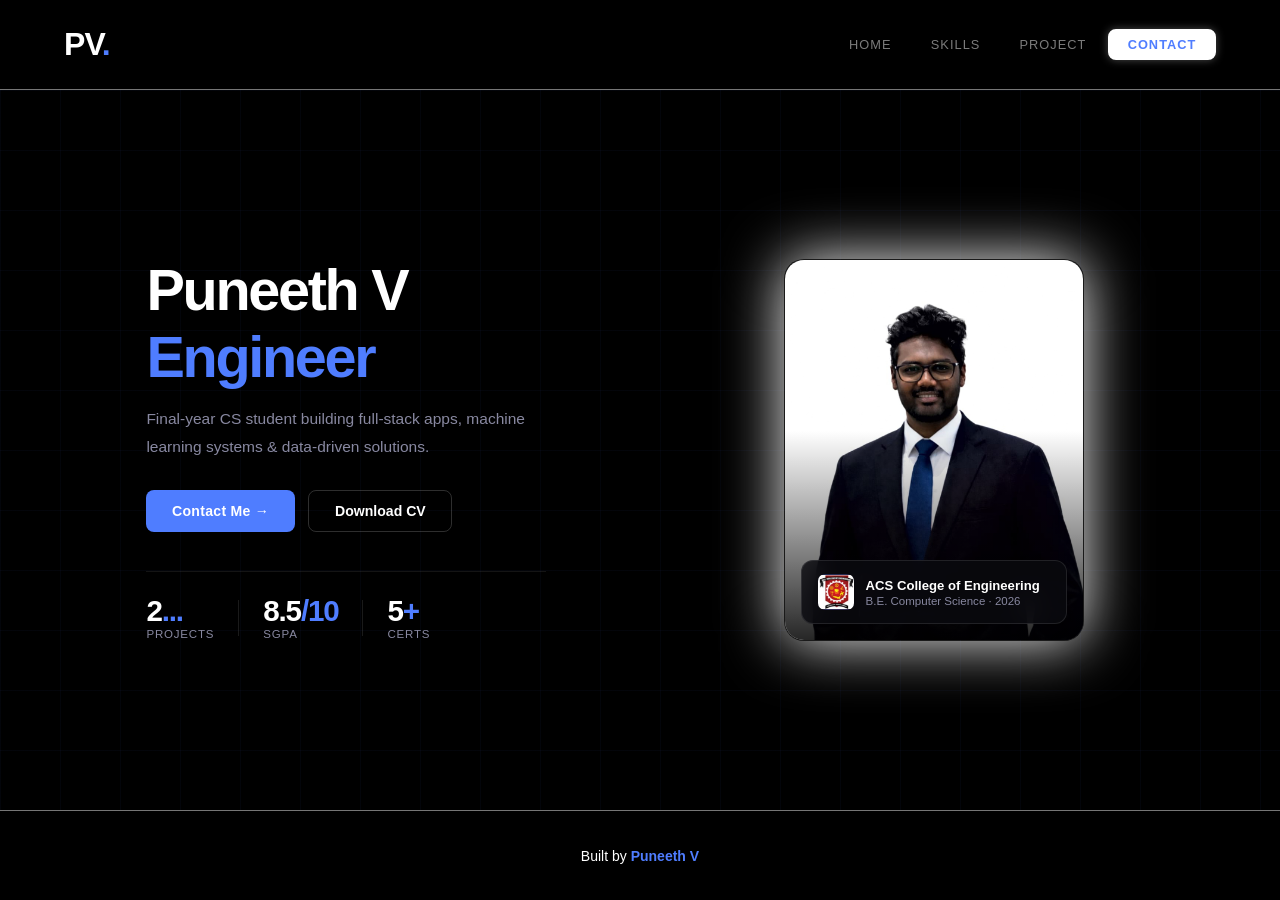
<file: index.html>
<!doctype html>
<html lang="en">
  <head>
    <meta charset="UTF-8" />
    <meta name="viewport" content="width=device-width, initial-scale=1.0" />
    <title>Puneeth V — Portfolio</title>
    <link rel="stylesheet" href="./style.css" />
  </head>
  <body>

    <nav>
      <h1 class="nav-logo">PV<span>.</span></h1>
      <ul class="nav-links">
        <li><a href="./index.html">HOME</a></li>
        <li><a href="./skills.html">SKILLS</a></li>
        <li><a href="./project.html">PROJECT</a></li>
        <li><a href="./contact.html" class="cont">CONTACT</a></li>
      </ul>
    </nav>

    <div class="content">

      <div class="title">

        <h1>Puneeth V</h1>
        <h1 class="gradient-text" style="color: #4f7dff;">Engineer</h1>
        <!-- <h1 class="gradient-text" style="color: #4f7dff;">AI Enthusiast.</h1> -->
        <p class="subtitle">
          Final-year CS student building full-stack apps,
          machine learning systems &amp; data-driven solutions.
        </p>
        <div class="home-btns">
          <button class="btn-primary" ><a href="./contact.html" style="text-decoration: none; color: white;">Contact Me &#x2192;</a></button>
          <a href="./resume/PuneethV_Resume_.pdf" download="" class="download">Download CV</a>
        </div>
        <div class="stats">
          <div class="stat">
            <span class="stat-num">2<span class="accent">...</span></span>
            <span class="stat-label">Projects</span>
          </div>
          <div class="stat-divider"></div>
          <div class="stat">
            <span class="stat-num">8.5<span class="accent">/10</span></span>
            <span class="stat-label">SGPA</span>
          </div>
          <div class="stat-divider"></div>
          <div class="stat">
            <span class="stat-num">5<span class="accent">+</span></span>
            <span class="stat-label">Certs</span>
          </div>
        </div>
      </div>
      <div class="profile_pic">
        <div class="photo-card">
          <img src="./image/Professional_Phot_page-0001.jpg " alt="Puneeth V" />
          <div class="clg">
            <div class="clg-icon"><img src="./image/acs-logo.jpeg" alt=""></div>
            <div class="clg-text">
              <strong>ACS College of Engineering</strong>
              <span>B.E. Computer Science &middot; 2026</span>
            </div>
          </div>
        </div>
      </div>
    </div>
    <footer>
      <p>Built by <span>Puneeth V</span></p>
    </footer>

  </body>
</html>
</file>
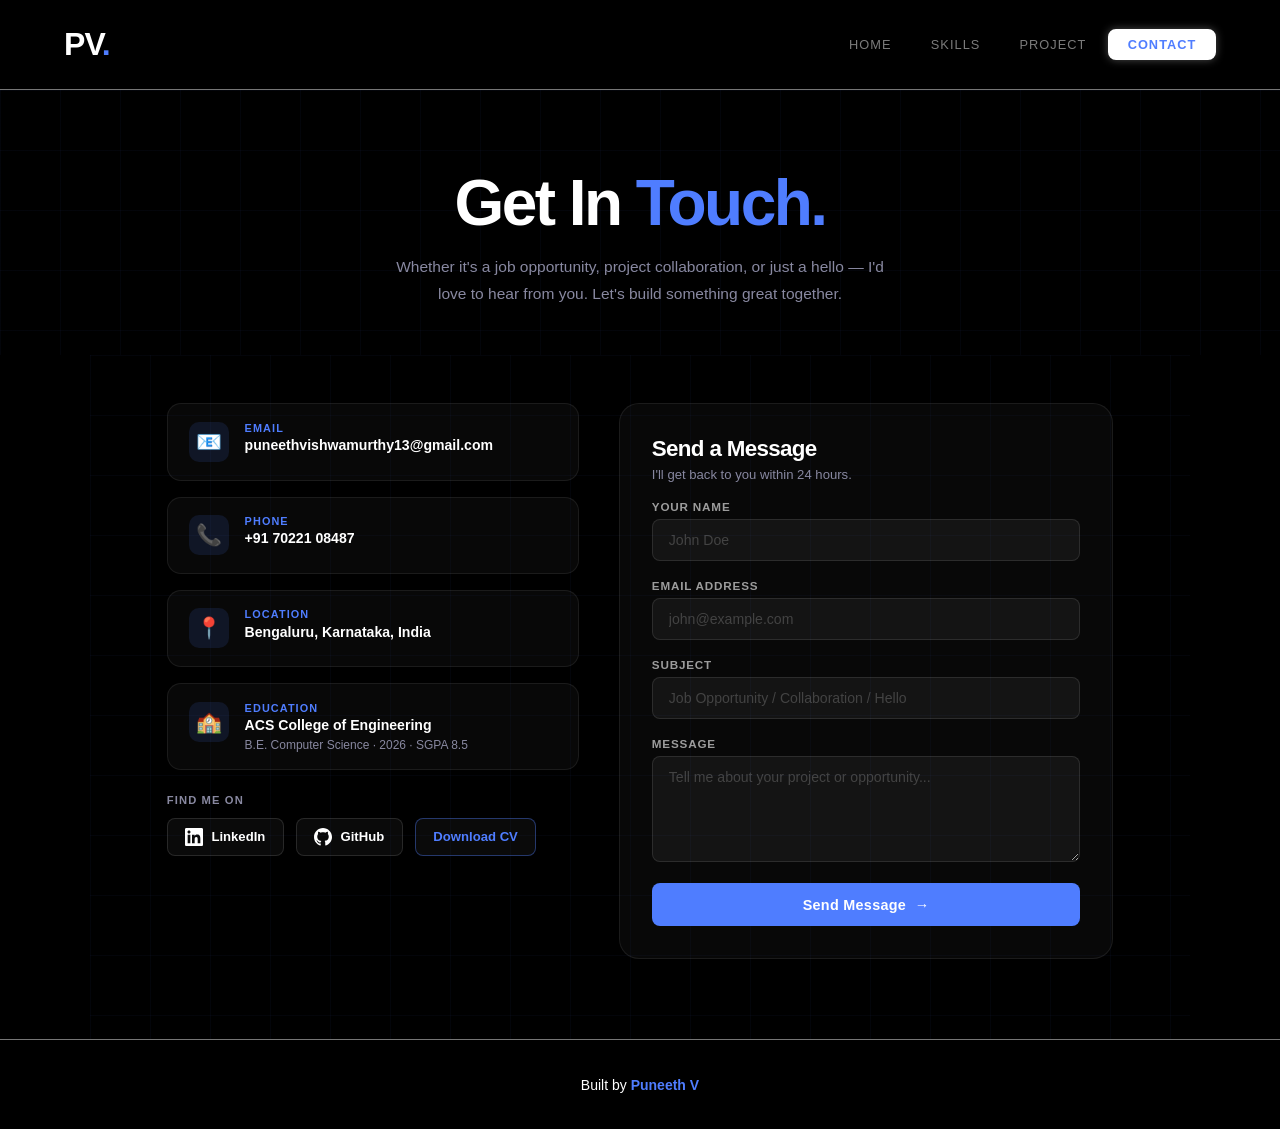
<file: contact.html>
<!DOCTYPE html>
<html lang="en">
<head>
  <meta charset="UTF-8" />
  <meta name="viewport" content="width=device-width, initial-scale=1.0" />
  <title>Contact — Puneeth V</title>
  <link rel="stylesheet" href="./contact.css" />
</head>
<body>

  <nav>
    <h1 class="nav-logo">PV<span>.</span></h1>
    <ul class="nav-links">
      <li><a href="./index.html">HOME</a></li>
      <li><a href="./skills.html">SKILLS</a></li>
      <li><a href="./project.html">PROJECT</a></li>
      <li><a href="./contact.html" class="cont">CONTACT</a></li>
    </ul>
  </nav>

  <div class="contact-hero">
    <h1>Get In <span class="gradient-text">Touch.</span></h1>
    <p class="subtitle">
      Whether it's a job opportunity, project collaboration, or just a hello —
      I'd love to hear from you. Let's build something great together.
    </p>
  </div>

  <div class="contact-wrapper">

    <!-- Left: Info Cards -->
    <div class="contact-info">

      <div class="info-card">
        <div class="info-icon">&#128231;</div>
        <div class="info-body">
          <span class="info-label">EMAIL</span>
          <a href="mailto:puneethvishwamurthy13@gmail.com" class="info-value">puneethvishwamurthy13@gmail.com</a>
        </div>
      </div>

      <div class="info-card">
        <div class="info-icon">&#128222;</div>
        <div class="info-body">
          <span class="info-label">PHONE</span>
          <a href="tel:+917022108487" class="info-value">+91 70221 08487</a>
        </div>
      </div>

      <div class="info-card">
        <div class="info-icon">&#128205;</div>
        <div class="info-body">
          <span class="info-label">LOCATION</span>
          <span class="info-value">Bengaluru, Karnataka, India</span>
        </div>
      </div>

      <div class="info-card">
        <div class="info-icon">&#127979;</div>
        <div class="info-body">
          <span class="info-label">EDUCATION</span>
          <span class="info-value">ACS College of Engineering</span>
          <span class="info-sub">B.E. Computer Science &middot; 2026 &middot; SGPA 8.5</span>
        </div>
      </div>

      <!-- Social Links -->
      <div class="social-section">
        <p class="social-heading">FIND ME ON</p>
        <div class="social-links">
          <a href="https://linkedin.com/in/puneethvishwamurthy" target="_blank" class="social-btn">
            <svg width="18" height="18" viewBox="0 0 24 24" fill="currentColor"><path d="M20.447 20.452h-3.554v-5.569c0-1.328-.027-3.037-1.852-3.037-1.853 0-2.136 1.445-2.136 2.939v5.667H9.351V9h3.414v1.561h.046c.477-.9 1.637-1.85 3.37-1.85 3.601 0 4.267 2.37 4.267 5.455v6.286zM5.337 7.433c-1.144 0-2.063-.926-2.063-2.065 0-1.138.92-2.063 2.063-2.063 1.14 0 2.064.925 2.064 2.063 0 1.139-.925 2.065-2.064 2.065zm1.782 13.019H3.555V9h3.564v11.452zM22.225 0H1.771C.792 0 0 .774 0 1.729v20.542C0 23.227.792 24 1.771 24h20.451C23.2 24 24 23.227 24 22.271V1.729C24 .774 23.2 0 22.222 0h.003z"/></svg>
            LinkedIn
          </a>
          <a href="https://github.com/PuneethVishwamurthy" target="_blank" class="social-btn">
            <svg width="18" height="18" viewBox="0 0 24 24" fill="currentColor"><path d="M12 0c-6.626 0-12 5.373-12 12 0 5.302 3.438 9.8 8.207 11.387.599.111.793-.261.793-.577v-2.234c-3.338.726-4.033-1.416-4.033-1.416-.546-1.387-1.333-1.756-1.333-1.756-1.089-.745.083-.729.083-.729 1.205.084 1.839 1.237 1.839 1.237 1.07 1.834 2.807 1.304 3.492.997.107-.775.418-1.305.762-1.604-2.665-.305-5.467-1.334-5.467-5.931 0-1.311.469-2.381 1.236-3.221-.124-.303-.535-1.524.117-3.176 0 0 1.008-.322 3.301 1.23.957-.266 1.983-.399 3.003-.404 1.02.005 2.047.138 3.006.404 2.291-1.552 3.297-1.23 3.297-1.23.653 1.653.242 2.874.118 3.176.77.84 1.235 1.911 1.235 3.221 0 4.609-2.807 5.624-5.479 5.921.43.372.823 1.102.823 2.222v3.293c0 .319.192.694.801.576 4.765-1.589 8.199-6.086 8.199-11.386 0-6.627-5.373-12-12-12z"/></svg>
            GitHub
          </a>
          
          <a href="./resume/PuneethV_Resume_.pdf" download class="social-btn download-btn">Download CV</a>
            
          

        </div>
      </div>

    </div>

    <!-- Right: Contact Form -->
    <div class="contact-form-wrap">
      <div class="form-header">
        <h2>Send a Message</h2>
        <p>I'll get back to you within 24 hours.</p>
      </div>

      <div class="form-group">
        <label for="name">Your Name</label>
        <input type="text" id="name" placeholder="John Doe" />
      </div>

      <div class="form-group">
        <label for="email">Email Address</label>
        <input type="email" id="email" placeholder="john@example.com" />
      </div>

      <div class="form-group">
        <label for="subject">Subject</label>
        <input type="text" id="subject" placeholder="Job Opportunity / Collaboration / Hello" />
      </div>

      <div class="form-group">
        <label for="message">Message</label>
        <textarea id="message" rows="5" placeholder="Tell me about your project or opportunity..."></textarea>
      </div>

      <a class="btn-send" href="mailto:puneethvishwamurthy13@gmail.com?subject=Contact%20from%20Portfolio">
        Send Message &nbsp;&#x2192;
      </a>
    </div>

  </div>

  

  <footer>
    <p>Built by <span>Puneeth V</span></p>
  </footer>



</body>
</html>
</file>
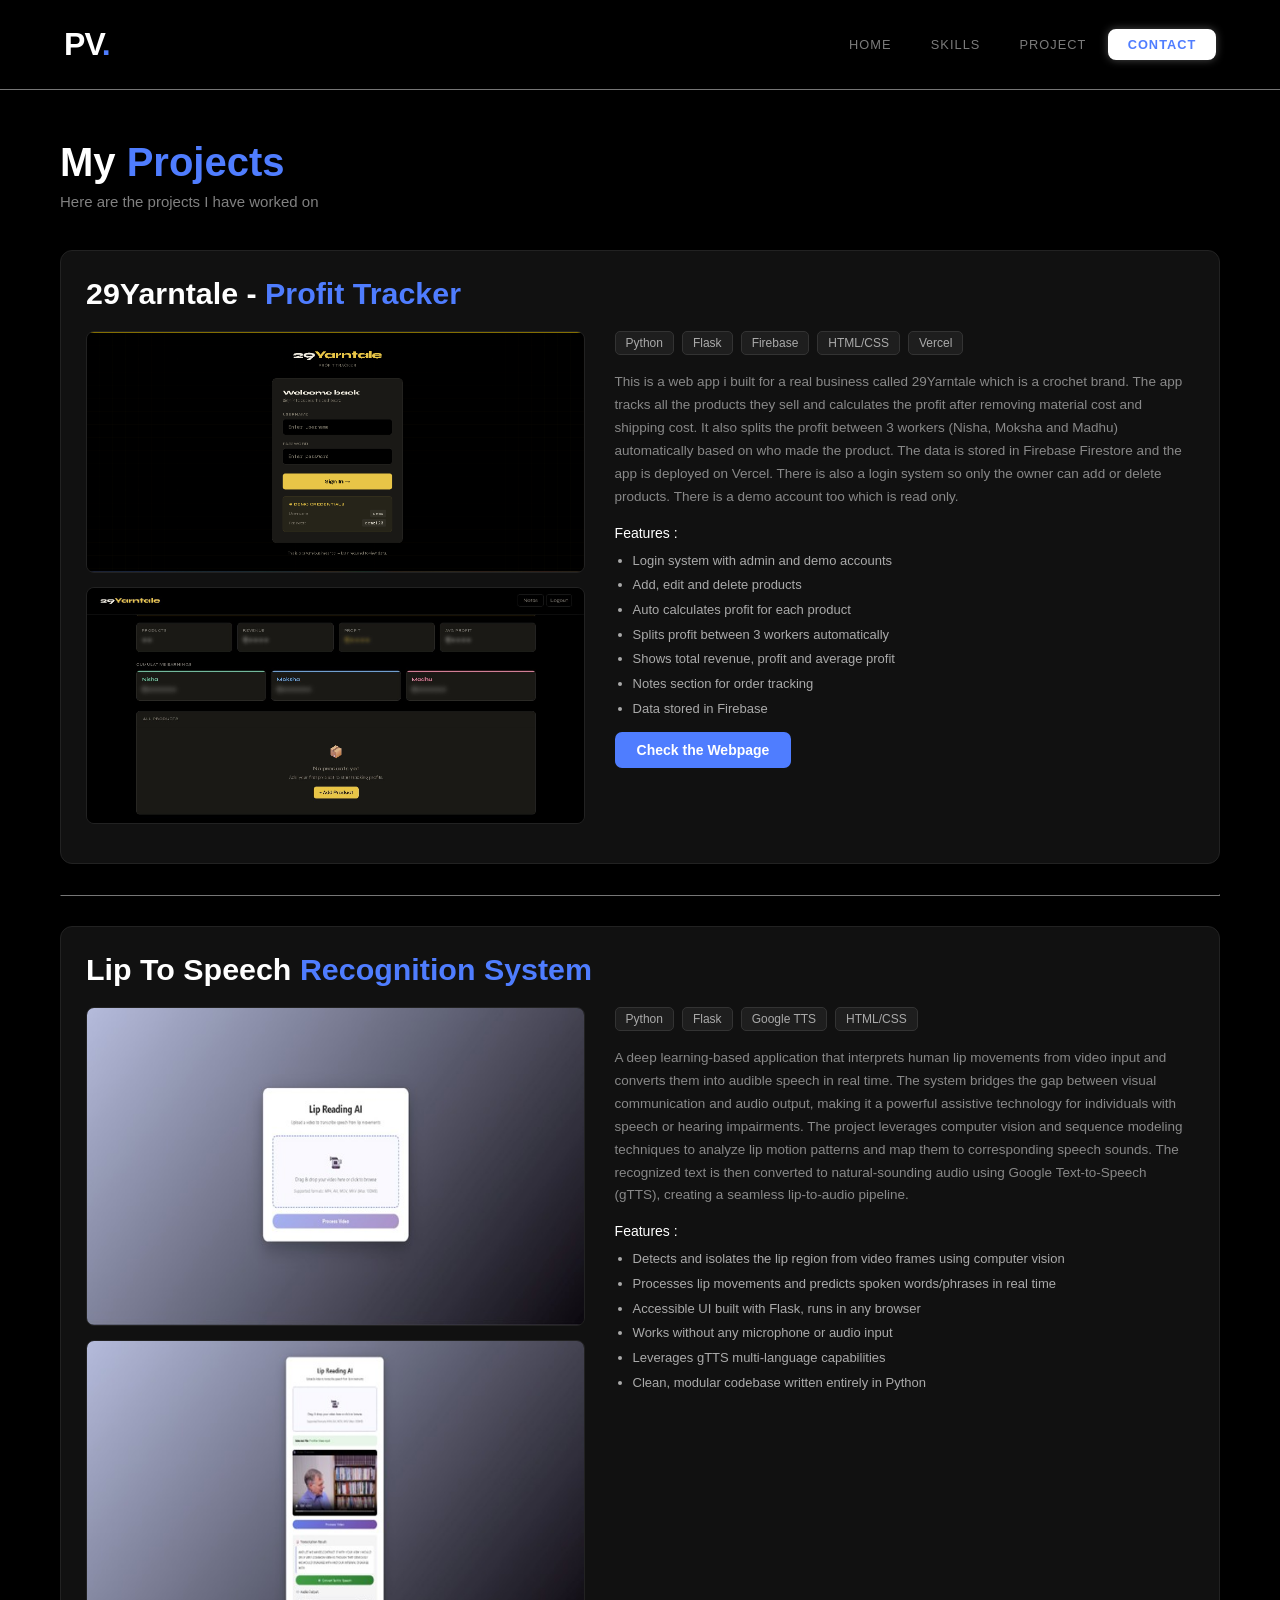
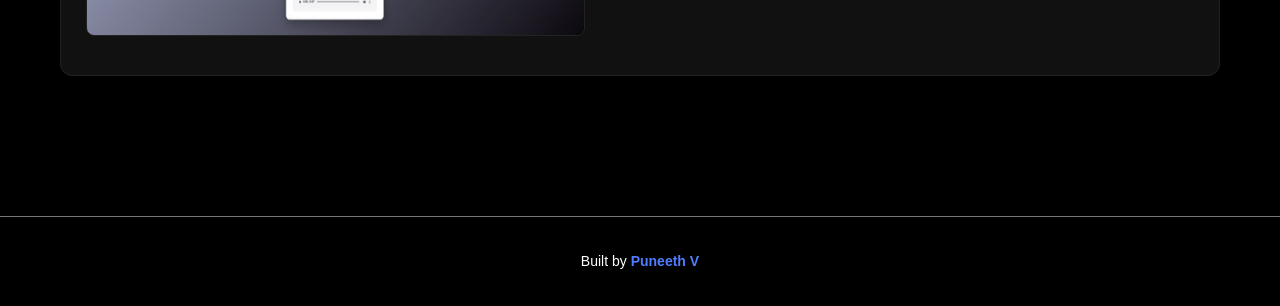
<file: project.html>
<!doctype html>
<html lang="en">
  <head>
    <meta charset="UTF-8" />
    <meta name="viewport" content="width=device-width, initial-scale=1.0" />
    <title>Puneeth V's Portfolio</title>
    <link rel="stylesheet" href="./project.css" />
  </head>
  <body>
    <nav>
      <h1 class="nav-logo">PV<span>.</span></h1>
      <ul class="nav-links">
        <li><a href="./index.html">HOME</a></li>
        <li><a href="./skills.html">SKILLS</a></li>
        <li><a href="./project.html">PROJECT</a></li>
        <li><a href="./contact.html" class="cont">CONTACT</a></li>
      </ul>
    </nav>

    <div class="projects-section">
      <h2 class="projects-title">My <span>Projects</span></h2>
      <p class="projects-subtitle">Here are the projects I have worked on</p>

      <!-- Yarntale card -->
      <div class="project-card">
        <!-- Title now sits at the top of the card, above images -->
        <h3 class="project-name">29Yarntale -<span> Profit Tracker</span></h3>

        <div class="project-body">
          <div class="project-image">
            <img src="./image/Screenshot 2026-03-18 092440.png" alt="yarntale login page" />
            <img src="./image/Screenshot 2026-03-18 232542.jpg" alt="yarntale dashboard" />
          </div>

          <div class="project-info">
            <div class="tech-stack">
              <span class="badge">Python</span>
              <span class="badge">Flask</span>
              <span class="badge">Firebase</span>
              <span class="badge">HTML/CSS</span>
              <span class="badge">Vercel</span>
            </div>

            <p class="project-desc">
              This is a web app i built for a real business called 29Yarntale
              which is a crochet brand. The app tracks all the products they sell
              and calculates the profit after removing material cost and shipping
              cost. It also splits the profit between 3 workers (Nisha, Moksha and
              Madhu) automatically based on who made the product. The data is
              stored in Firebase Firestore and the app is deployed on Vercel.
              There is also a login system so only the owner can add or delete
              products. There is a demo account too which is read only.
            </p>

            <p style="color: white; margin-bottom: 8px; font-size: 14px">Features :</p>
            <ul class="features-list">
              <li>Login system with admin and demo accounts</li>
              <li>Add, edit and delete products</li>
              <li>Auto calculates profit for each product</li>
              <li>Splits profit between 3 workers automatically</li>
              <li>Shows total revenue, profit and average profit</li>
              <li>Notes section for order tracking</li>
              <li>Data stored in Firebase</li>
            </ul>

            <div class="project-links">
              <a href="https://yarntale.vercel.app/" target="_blank" class="live-btn">Check the Webpage</a>
            </div>
          </div>
        </div>
      </div>

      <hr>

      <!-- Lip To Speech card -->
      <div class="project-card">
        <!-- Title now sits at the top of the card, above images -->
        <h3 class="project-name">Lip To Speech<span> Recognition System</span></h3>

        <div class="project-body">
          <div class="project-image">
            <img src="./image/ltp1.jpg" alt="lip to speech demo 1" />
            <img src="./image/ltp2.jpg" alt="lip to speech demo 2" />
          </div>

          <div class="project-info">
            <div class="tech-stack">
              <span class="badge">Python</span>
              <span class="badge">Flask</span>
              <span class="badge">Google TTS</span>
              <span class="badge">HTML/CSS</span>
            </div>

            <p class="project-desc">
              A deep learning-based application that interprets human lip
              movements from video input and converts them into audible speech in
              real time. The system bridges the gap between visual communication
              and audio output, making it a powerful assistive technology for
              individuals with speech or hearing impairments. The project
              leverages computer vision and sequence modeling techniques to
              analyze lip motion patterns and map them to corresponding speech
              sounds. The recognized text is then converted to natural-sounding
              audio using Google Text-to-Speech (gTTS), creating a seamless
              lip-to-audio pipeline.
            </p>

            <p style="color: white; margin-bottom: 8px; font-size: 14px">Features :</p>
            <ul class="features-list">
              <li>Detects and isolates the lip region from video frames using computer vision</li>
              <li>Processes lip movements and predicts spoken words/phrases in real time</li>
              <li>Accessible UI built with Flask, runs in any browser</li>
              <li>Works without any microphone or audio input</li>
              <li>Leverages gTTS multi-language capabilities</li>
              <li>Clean, modular codebase written entirely in Python</li>
            </ul>
          </div>
        </div>
      </div>
    </div>

    <footer>
      <p>Built by <span>Puneeth V</span></p>
    </footer>
  </body>
</html>
</file>
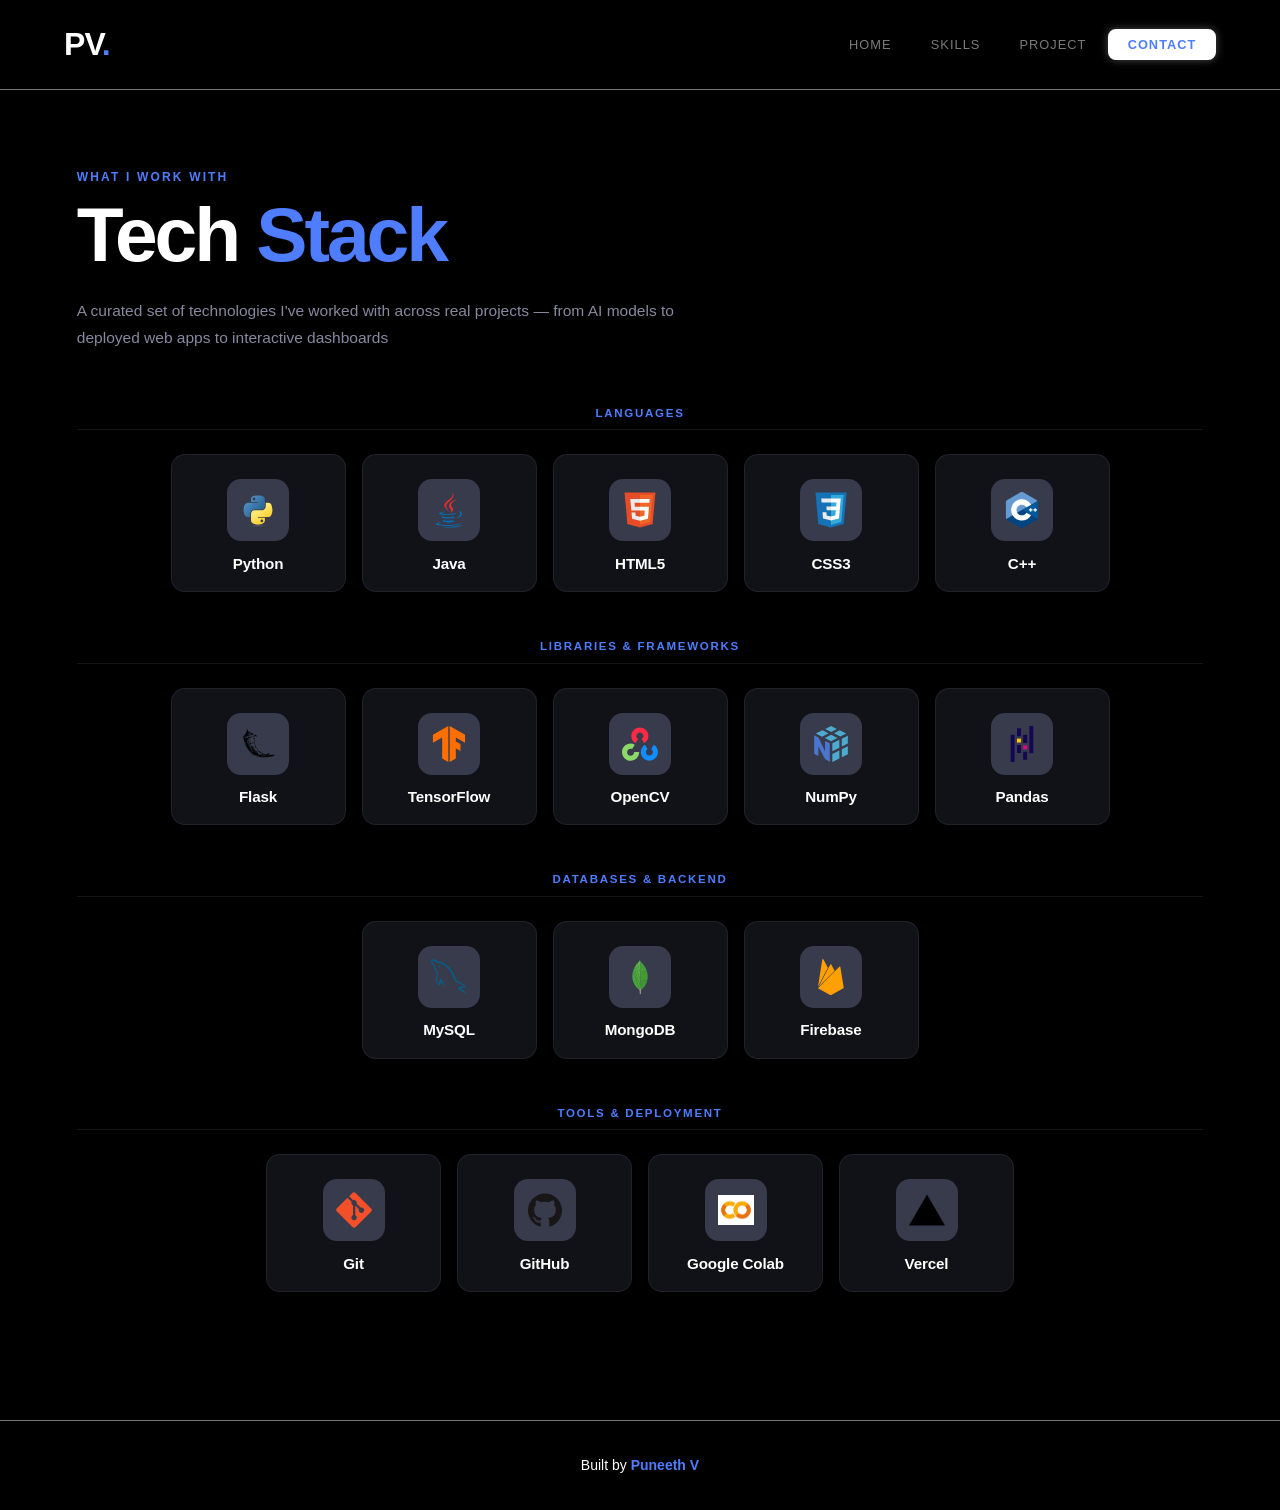
<file: skills.html>
<!doctype html>
<html lang="en">
  <head>
    <meta charset="UTF-8" />
    <meta name="viewport" content="width=device-width, initial-scale=1.0" />
    <title>Puneeth V's Portfolio</title>
    <link rel="stylesheet" href="./skills.css" />
  </head>
  <body>
    <nav>
      <h1 class="nav-logo">PV<span>.</span></h1>
      <ul class="nav-links">
        <li><a href="./index.html">HOME</a></li>
        <li><a href="./skills.html">SKILLS</a></li>
        <li><a href="./project.html">PROJECT</a></li>
        <li><a href="./contact.html" class="cont">CONTACT</a></li>
      </ul>
    </nav>
    <div class="tech-stack">
     <h4 class="eyebrow">WHAT I WORK WITH</h4>
      <h1>Tech <span style="color: #4f7dff">Stack</span></h1>
      <p class="desc">
        A curated set of technologies I've worked with across real projects —
        from AI models to deployed web apps to interactive dashboards
      </p>
      <!-- LANGUAGES -->
<div class="category">
  <p class="category-label">LANGUAGES</p>
  <div class="divider"></div>
  <div class="skills-grid">

    <div class="skill-card">
      <div class="skill-icon">
        <img src="./image/python-original.svg" alt="Python" />
      </div>
      <span class="skill-name">Python</span>
      <!-- <span class="skill-level">ADVANCED</span> -->
    </div>

    <div class="skill-card">
      <div class="skill-icon">
        <img src="./image/java-original.svg" alt="Java" />
      </div>
      <span class="skill-name">Java</span>
      <!-- <span class="skill-level">INTERMEDIATE</span> -->
    </div>

    <div class="skill-card">
      <div class="skill-icon">
        <img src="./image/html5-original.svg" alt="HTML5" />
      </div>
      <span class="skill-name">HTML5</span>
      <!-- <span class="skill-level">ADVANCED</span> -->
    </div>

    <div class="skill-card">
      <div class="skill-icon">
        <img src="./image/css3-original.svg" alt="CSS3" />
      </div>
      <span class="skill-name">CSS3</span>
      <!-- <span class="skill-level">ADVANCED</span> -->
    </div>

    <div class="skill-card">
      <div class="skill-icon">
        <img src="./image/cplusplus-original.svg" alt="C++" />
      </div>
      <span class="skill-name">C++</span>
      <!-- <span class="skill-level">INTERMEDIATE</span> -->
    </div>

  </div>
</div>

<!-- LIBRARIES & FRAMEWORKS -->
<div class="category">
  <p class="category-label">LIBRARIES & FRAMEWORKS</p>
  <div class="divider"></div>
  <div class="skills-grid">

    <div class="skill-card">
      <div class="skill-icon">
        <img src="./image/flask-original.svg" alt="Flask" />
      </div>
      <span class="skill-name">Flask</span>
      <!-- <span class="skill-level">ADVANCED</span> -->
    </div>

    <div class="skill-card">
      <div class="skill-icon">
        <img src="./image/tensorflow-original.svg" alt="TensorFlow" />
      </div>
      <span class="skill-name">TensorFlow</span>
      <!-- <span class="skill-level">INTERMEDIATE</span> -->
    </div>

    <div class="skill-card">
      <div class="skill-icon">
        <img src="./image/opencv-original.svg" alt="OpenCV" />
      </div>
      <span class="skill-name">OpenCV</span>
      <!-- <span class="skill-level">INTERMEDIATE</span> -->
    </div>

    <div class="skill-card">
      <div class="skill-icon">
        <img src="./image/numpy.svg" alt="NumPy" />
      </div>
      <span class="skill-name">NumPy</span>
      <!-- <span class="skill-level">INTERMEDIATE</span> -->
    </div>

    <div class="skill-card">
      <div class="skill-icon">
        <img src="./image/pandas.svg" alt="Pandas" />
      </div>
      <span class="skill-name">Pandas</span>
      <!-- <span class="skill-level">INTERMEDIATE</span> -->
    </div>

  </div>
</div>
<div class="category">
  <p class="category-label">DATABASES & BACKEND</p>
  <div class="divider"></div>
  <div class="skills-grid">

    <div class="skill-card">
      <div class="skill-icon">
        <img src="./image/mysql.svg" alt="MySQL" />
      </div>
      <span class="skill-name">MySQL</span>
      <!-- <span class="skill-level">ADVANCED</span> -->
    </div>

    <div class="skill-card">
      <div class="skill-icon">
        <img src="./image/mongodb-original.svg" alt="MongoDB" />
      </div>
      <span class="skill-name">MongoDB</span>
      <!-- <span class="skill-level">INTERMEDIATE</span> -->
    </div>

    <div class="skill-card">
      <div class="skill-icon">
        <img src="./image/firebase-plain.svg" alt="Firebase" />
      </div>
      <span class="skill-name">Firebase</span>
      <!-- <span class="skill-level">ADVANCED</span> -->
    </div>

  </div>
</div>

<div class="category">
  <p class="category-label">TOOLS & DEPLOYMENT</p>
  <div class="divider"></div>
  <div class="skills-grid">

    <div class="skill-card">
      <div class="skill-icon">
        <img src="./image/git-original.svg" alt="Git" />
      </div>
      <span class="skill-name">Git</span>
      <!-- <span class="skill-level">ADVANCED</span> -->
    </div>

    <div class="skill-card">
      <div class="skill-icon">
        <img src="./image/github-original.svg" alt="GitHub" />
      </div>
      <span class="skill-name">GitHub</span>
      <!-- <span class="skill-level">ADVANCED</span> -->
    </div>

    <div class="skill-card">
      <div class="skill-icon">
        <img src="./image/googlecolab.png" alt="Google Colab" />
      </div>
      <span class="skill-name">Google Colab</span>
      <!-- <span class="skill-level">INTERMEDIATE</span> -->
    </div>

    <div class="skill-card">
      <div class="skill-icon">
        <img src="./image/vercel-original.svg" alt="Vercel" />
      </div>
      <span class="skill-name">Vercel</span>
      <!-- <span class="skill-level">INTERMEDIATE</span> -->
    </div>

  </div>
</div>
    </div>

    <footer>
      <p>Built by <span>Puneeth V</span></p>
    </footer>
  </body>
</html>
</file>
<file: style.css>
* {
  padding: 0;
  margin: 0;
  box-sizing: border-box;
  font-family: 'Franklin Gothic Medium', 'Arial Narrow', Arial, sans-serif;
  scroll-behavior: smooth;
}
body{
  background-color: black;
  overflow-x: hidden;
}
nav {
  display: flex;
  justify-content: space-between;
  align-items: center;
  width: 100%;
  height: 10vh;
  padding: 0 5vw;
  position: sticky;
  top: 0;
  z-index: 100;
  border-bottom: 1px solid rgba(255, 255, 255, 0.462);
  backdrop-filter: blur(10px);
  background: rgba(0, 0, 0, 0.6);
}

.nav-logo {
  font-size: 2rem;
  font-weight: 900;
  letter-spacing: -0.03em;
  color: white;
}

.nav-logo span {
  color: #4f7dff;          
}

.nav-links {
  display: flex;
  align-items: center;
  gap: 0.25rem;
  list-style: none;        
  padding: 0;              
}

.nav-links li a {
  color: rgba(255, 255, 255, 0.482);
  padding: 0.4rem 1.1rem;
  text-decoration: none;
  font-size: 0.8rem;
  letter-spacing: 0.08em;
  font-weight: 500;
  transition: color 0.2s;
}

.nav-links li .cont{
  color: #4f7dff;
  font-weight:900;
}

.nav-links li a:hover {
  color: #4f7dff;
}

.cont {
  border: solid 2px white;
  border-radius: 8px;
  padding: 0.45rem 1.1rem ;
  background: white;
  color: black ;
  font-weight: bold;
  box-shadow: 0 0 8px rgba(255, 255, 255, 0.3);
  transition: all 0.3s;
  display: inline-block;
}

.cont:hover {
  color: white !important;
  background: black;
  border-color: #4f7dff;
  box-shadow: 0 0 15px rgba(79, 125, 255, 0.4);
  transform: scale(1.05);
}

.cont:active {
  transform: scale(0.95);
}

.content {
  background: black;
  min-height: 80vh;
  width: 100%;
  display: grid;
  grid-template-columns: 1fr 1fr;  
  justify-items: center;
  align-items: center;
  padding: 0 6vw;
  gap: 3rem;
  background-image:
    linear-gradient(rgba(79, 125, 255, 0.04) 1px, transparent 1px),
    linear-gradient(90deg, rgba(79, 125, 255, 0.04) 1px, transparent 1px);
  background-size: 60px 60px;
}


.title {
  display: flex;
  flex-direction: column;
  gap: 0.4rem;
}

.badge {
  display: inline-block;
  background: rgba(79, 125, 255, 0.12);
  border: 1px solid rgba(79, 125, 255, 0.3);
  color: #4f7dff;
  font-size: 0.78rem;
  font-weight: 600;
  letter-spacing: 0.05em;
  padding: 0.35rem 0.9rem;
  border-radius: 100px;
  margin-bottom: 0.75rem;
  width: fit-content;
}

.title h1 {
  color: white;
  font-size: clamp(2.6rem, 4.5vw, 4rem);
  font-weight: 900;
  letter-spacing: -0.04em;
  line-height: 1.05;
}

.gradient-text {
  color: #4f7dff;

}

.subtitle {
  color: #8888a0;
  font-size: 0.97rem;
  line-height: 1.75;
  max-width: 400px;
  margin-top: 0.75rem;
  font-weight: 300;
}


.home-btns {
  display: flex;
  gap: 0.85rem;
  margin-top: 1.5rem;
  flex-wrap: wrap;
}

.btn-primary {
  background: #4f7dff;
  color: white;
  border: none;
  padding: 0.75rem 1.6rem;
  border-radius: 8px;
  font-size: 0.88rem;
  font-weight: 700;
  letter-spacing: 0.02em;
  cursor: pointer;
  transition: all 0.25s;
}

.btn-primary:hover {
  background: #6b93ff;
  transform: translateY(-2px);
  box-shadow: 0 10px 28px rgba(79, 125, 255, 0.35);
}

.download {
  background: transparent;
  color: white;
  border: 1px solid rgba(255, 255, 255, 0.18);
  padding: 0.75rem 1.6rem;
  border-radius: 8px;
  font-size: 0.88rem;
  font-weight: 600;
  cursor: pointer;
  transition: all 0.25s;
  text-decoration: none;
}

.download:hover {
  border-color: rgba(255, 255, 255, 0.4);
  background: rgba(255, 255, 255, 0.06);
  transform: translateY(-2px);
}

.download:active{
  transform: scale(0.98);
}

.stats {
  display: flex;
  align-items: center;
  gap: 1.5rem;
  margin-top: 2rem;
  padding-top: 1.5rem;
  border-top: 1px solid rgba(255, 255, 255, 0.08);
}

.stat {
  display: flex;
  flex-direction: column;
}

.stat-num {
  font-size: 1.85rem;
  font-weight: 900;
  color: white;
  letter-spacing: -0.04em;
  line-height: 1;
}

.accent {
  color: #4f7dff;
}

body {
  overflow-x: hidden;
}

.stat-label {
  font-size: 0.72rem;
  color: #8888a0;
  text-transform: uppercase;
  letter-spacing: 0.07em;
  margin-top: 0.2rem;
}

.stat-divider {
  width: 1px;
  height: 36px;
  background: rgba(255, 255, 255, 0.1);
}


.profile_pic {
  position: relative;       
  display: flex;
  justify-content: center;
  align-items: center;
}

.photo-card {
  position: relative;      
  width: 300px;
  border-radius: 20px;
  overflow: hidden;         
  border: 1px solid rgba(255, 255, 255, 0.1);
  box-shadow: 0 0 60px whitesmoke;
}

.photo-card img {
  display: block;           
  width: 100%;
  height: 380px;
  object-fit: cover;
  object-position: top center;
}


.photo-card::after {
  content: '';
  position: absolute;
  inset: 0;
  background: linear-gradient(
    to bottom,
    transparent 45%,
    rgba(0, 0, 0, 0.85) 100%
  );
  pointer-events: none;     
}

.clg {
  position: absolute;
  bottom: 1rem;
  left: 1rem;
  right: 1rem;
  z-index: 2;               
  background: rgba(10, 10, 15, 0.8);
  backdrop-filter: blur(12px);
  -webkit-backdrop-filter: blur(12px);
  border: 1px solid rgba(255, 255, 255, 0.1);
  border-radius: 12px;
  padding: 0.8rem 1rem;
  display: flex;
  align-items: center;
  gap: 0.75rem;
}

.clg-icon {
  font-size: 1.4rem;
  flex-shrink: 0;
  width: 36px;
  height: 36px;
  background: linear-gradient(135deg, rgba(79, 125, 255, 0.3), rgba(167, 139, 250, 0.3));
  border-radius: 8px;
  display: flex;
  align-items: center;
  justify-content: center;
}

.clg-icon img {
  width: 100%;
  height: 100%;
  object-fit: contain;  
  object-position: center;
  border-radius: 7px;
}

.clg-text {
  display: flex;
  flex-direction: column;
}

.clg-text strong {
  color: white;
  font-size: 0.82rem;
  font-weight: 700;
}

.clg-text span {
  color: #8888a0;
  font-size: 0.72rem;
  margin-top: 0.1rem;
}

.chip {
  position: absolute;
  background: rgba(22, 22, 31, 0.9);
  border: 1px solid rgba(255, 255, 255, 0.1);
  border-radius: 100px;
  padding: 0.38rem 0.85rem;
  font-size: 0.75rem;
  font-weight: 600;
  color: white;
  white-space: nowrap;
  pointer-events: none;
}

.chip-1 {
  top: 0.5rem;
  right: -1rem;
  animation: float 4s ease-in-out infinite;
}

.chip-2 {
  top: 38%;
  left: -1.5rem;
  animation: float 4s ease-in-out infinite;
  animation-delay: -1.5s;
}

.chip-3 {
  bottom: 28%;
  right: -1.5rem;
  animation: float 4s ease-in-out infinite;
  animation-delay: -3s;
}


@media (max-width: 800px) {
  .content {
    grid-template-columns: 1fr;   
    padding: 3rem 6vw;
    text-align: center;
  }

  .profile_pic {
    order: -1;
  }

  .badge { margin: 0 auto 0.75rem; }
  .subtitle { margin: 0.75rem auto; }
  .home-btns { justify-content: center; }
  .stats { justify-content: center; }

  .chip-1, .chip-2, .chip-3 { display: none; }

  nav {
    padding: 0 4vw;
  }

  .nav-links li a {
    padding: 0.4rem 0.6rem;
    font-size: 0.72rem;
  }
}

footer {
  width: 100%;
  height: 10vh;
  background-color: #000000;
  border-top: 1px solid rgba(255, 255, 255, 0.462);
  display: flex;
  align-items: center;
  justify-content: center;
  margin-top: 0px;
  padding-top: 10px;
  padding-bottom: 10px;
  padding-left: 0px;
  padding-right: 0px;
}

footer p {
  color: #ffffff;
  font-size: 14px;
  text-align: center;
  margin: 0px;
}

footer p span {
  color: #4f7dff;
  font-weight: bold;
  font-size: 14px;
}
</file>
<file: contact.css>
* {
  padding: 0;
  margin: 0;
  box-sizing: border-box;
  font-family: 'Franklin Gothic Medium', 'Arial Narrow', Arial, sans-serif;
   scroll-behavior: smooth;
}

body {
  background-color: black;
  overflow-x: hidden;
}

/* ── NAV ── */
nav {
  display: flex;
  justify-content: space-between;
  align-items: center;
  width: 100%;
  height: 10vh;
  padding: 0 5vw;
  position: sticky;
  top: 0;
  z-index: 100;
  border-bottom: 1px solid rgba(255, 255, 255, 0.462);
  backdrop-filter: blur(10px);
  background: rgba(0, 0, 0, 0.6);
}

.nav-logo {
  font-size: 2rem;
  font-weight: 900;
  letter-spacing: -0.03em;
  color: white;
}

.nav-logo span {
  color: #4f7dff;
}

.nav-links {
  display: flex;
  align-items: center;
  gap: 0.25rem;
  list-style: none;
  padding: 0;
}

.nav-links li a {
  color: rgba(255, 255, 255, 0.482);
  padding: 0.4rem 1.1rem;
  text-decoration: none;
  font-size: 0.8rem;
  letter-spacing: 0.08em;
  font-weight: 500;
  transition: color 0.2s;
}

.nav-links li .cont {
  color: #4f7dff;
  font-weight: 900;
}

.nav-links li a:hover {
  color: #4f7dff;
}

.cont {
  border: solid 2px white;
  border-radius: 8px;
  padding: 0.45rem 1.1rem;
  background: white;
  color: black;
  font-weight: bold;
  box-shadow: 0 0 8px rgba(255, 255, 255, 0.3);
  transition: all 0.3s;
  display: inline-block;
}

.cont:hover {
  color: white !important;
  background: black;
  border-color: #4f7dff;
  box-shadow: 0 0 15px rgba(79, 125, 255, 0.4);
  transform: scale(1.05);
}

.cont:active {
  transform: scale(0.95);
}

/* ── HERO ── */
.contact-hero {
  text-align: center;
  padding: 5rem 6vw 3rem;
  background-image:
    linear-gradient(rgba(79, 125, 255, 0.04) 1px, transparent 1px),
    linear-gradient(90deg, rgba(79, 125, 255, 0.04) 1px, transparent 1px);
  background-size: 60px 60px;
}

.badge {
  display: inline-block;
  background: rgba(79, 125, 255, 0.12);
  border: 1px solid rgba(79, 125, 255, 0.3);
  color: #4f7dff;
  font-size: 0.78rem;
  font-weight: 600;
  letter-spacing: 0.05em;
  padding: 0.35rem 0.9rem;
  border-radius: 100px;
  margin-bottom: 1rem;
  width: fit-content;
}

.contact-hero h1 {
  color: white;
  font-size: clamp(2.8rem, 5vw, 4.5rem);
  font-weight: 900;
  letter-spacing: -0.04em;
  line-height: 1.05;
  margin-bottom: 1rem;
}

.gradient-text {
  color: #4f7dff;
}

.subtitle {
  color: #8888a0;
  font-size: 0.97rem;
  line-height: 1.75;
  max-width: 500px;
  margin: 0 auto;
  font-weight: 300;
}

/* ── MAIN LAYOUT ── */
.contact-wrapper {
  display: grid;
  grid-template-columns: 1fr 1.2fr;
  gap: 2.5rem;
  padding: 3rem 6vw 5rem;
  max-width: 1100px;
  margin: 0 auto;
  background-image:
    linear-gradient(rgba(79, 125, 255, 0.04) 1px, transparent 1px),
    linear-gradient(90deg, rgba(79, 125, 255, 0.04) 1px, transparent 1px);
  background-size: 60px 60px;
}

/* ── INFO CARDS ── */
.contact-info {
  display: flex;
  flex-direction: column;
  gap: 1rem;
}

.info-card {
  display: flex;
  align-items: flex-start;
  gap: 1rem;
  background: rgba(255, 255, 255, 0.03);
  border: 1px solid rgba(255, 255, 255, 0.08);
  border-radius: 14px;
  padding: 1.1rem 1.3rem;
  transition: border-color 0.25s, background 0.25s;
}

.info-card:hover {
  border-color: rgba(79, 125, 255, 0.35);
  background: rgba(79, 125, 255, 0.05);
  transform: scale(1.02);
}

.info-icon {
  font-size: 1.3rem;
  width: 40px;
  height: 40px;
  background: rgba(79, 125, 255, 0.12);
  border-radius: 10px;
  display: flex;
  align-items: center;
  justify-content: center;
  flex-shrink: 0;
}

.info-body {
  display: flex;
  flex-direction: column;
  gap: 0.2rem;
}

.info-label {
  color: #4f7dff;
  font-size: 0.68rem;
  font-weight: 700;
  letter-spacing: 0.1em;
}

.info-value {
  color: white;
  font-size: 0.88rem;
  font-weight: 600;
  text-decoration: none;
  transition: color 0.2s;
}

a.info-value:hover {
  color: #4f7dff;
}

.info-sub {
  color: #8888a0;
  font-size: 0.75rem;
  margin-top: 0.1rem;
}

/* ── SOCIAL SECTION ── */
.social-section {
  margin-top: 0.5rem;
}

.social-heading {
  color: #8888a0;
  font-size: 0.7rem;
  letter-spacing: 0.1em;
  font-weight: 600;
  margin-bottom: 0.75rem;
}

.social-links {
  display: flex;
  gap: 0.75rem;
  flex-wrap: wrap;
}

.social-btn {
  display: flex;
  align-items: center;
  gap: 0.5rem;
  background: rgba(255, 255, 255, 0.04);
  border: 1px solid rgba(255, 255, 255, 0.12);
  color: white;
  text-decoration: none;
  padding: 0.55rem 1.1rem;
  border-radius: 8px;
  font-size: 0.82rem;
  font-weight: 600;
  transition: all 0.25s;
}

.social-btn:hover {
  border-color: #4f7dff;
  background: rgba(79, 125, 255, 0.1);
  color: #4f7dff;
  transform: translateY(-2px);
}

.download-btn {
  border-color: rgba(79, 125, 255, 0.4);
  color: #4f7dff;
}

.download-btn:hover {
  background: rgba(79, 125, 255, 0.15);
  box-shadow: 0 0 15px rgba(79, 125, 255, 0.25);
}

/* ── CONTACT FORM ── */
.contact-form-wrap {
  background: rgba(255, 255, 255, 0.03);
  border: 1px solid rgba(255, 255, 255, 0.08);
  border-radius: 20px;
  padding: 2rem 2rem 2rem;
  display: flex;
  flex-direction: column;
  gap: 1.1rem;
  transition: all 0.4s;
}

.contact-form-wrap:hover{
  transform: scale(1.02);
}

.form-header h2 {
  color: white;
  font-size: 1.4rem;
  font-weight: 900;
  letter-spacing: -0.03em;
}

.form-header p {
  color: #8888a0;
  font-size: 0.82rem;
  margin-top: 0.3rem;
}

.form-group {
  display: flex;
  flex-direction: column;
  gap: 0.4rem;
}

.form-group label {
  color: rgba(255, 255, 255, 0.6);
  font-size: 0.73rem;
  font-weight: 600;
  letter-spacing: 0.07em;
  text-transform: uppercase;
}

.form-group input,
.form-group textarea {
  background: rgba(255, 255, 255, 0.05);
  border: 1px solid rgba(255, 255, 255, 0.1);
  border-radius: 8px;
  padding: 0.75rem 1rem;
  color: white;
  font-size: 0.88rem;
  font-family: 'Franklin Gothic Medium', 'Arial Narrow', Arial, sans-serif;
  outline: none;
  transition: border-color 0.2s, background 0.2s;
  resize: vertical;
}

.form-group input::placeholder,
.form-group textarea::placeholder {
  color: rgba(255, 255, 255, 0.2);
}

.form-group input:focus,
.form-group textarea:focus {
  border-color: #4f7dff;
  background: rgba(79, 125, 255, 0.06);
}

.btn-send {
  background: #4f7dff;
  color: white;
  border: none;
  padding: 0.85rem 1.6rem;
  border-radius: 8px;
  font-size: 0.9rem;
  font-weight: 700;
  font-family: 'Franklin Gothic Medium', 'Arial Narrow', Arial, sans-serif;
  letter-spacing: 0.02em;
  cursor: pointer;
  transition: all 0.25s;
  margin-top: 0.2rem;
  text-decoration: none;
  text-align: center;
  display: block;
}

.btn-send:hover {
  background: #6b93ff;
  transform: translateY(-2px);
  box-shadow: 0 10px 28px rgba(79, 125, 255, 0.35);
}

.btn-send:active {
  transform: scale(0.97);
}

.form-success {
  display: none;
  background: rgba(79, 255, 130, 0.1);
  border: 1px solid rgba(79, 255, 130, 0.3);
  color: #4fff82;
  border-radius: 8px;
  padding: 0.75rem 1rem;
  font-size: 0.85rem;
  font-weight: 600;
  text-align: center;
}

/* ── AVAILABILITY STRIP ── */
.availability-strip {
  display: flex;
  align-items: center;
  justify-content: center;
  gap: 0.75rem;
  padding: 1rem 6vw;
  background: rgba(79, 125, 255, 0.06);
  border-top: 1px solid rgba(79, 125, 255, 0.15);
  border-bottom: 1px solid rgba(79, 125, 255, 0.15);
  margin: 0 0 0 0;
}

.avail-dot {
  width: 8px;
  height: 8px;
  background: #4fff82;
  border-radius: 50%;
  flex-shrink: 0;
  box-shadow: 0 0 8px rgba(79, 255, 130, 0.6);
  animation: pulse 2s ease-in-out infinite;
}

@keyframes pulse {
  0%, 100% { opacity: 1; transform: scale(1); }
  50% { opacity: 0.6; transform: scale(1.3); }
}

.availability-strip p {
  color: #8888a0;
  font-size: 0.83rem;
}

.availability-strip p span {
  color: white;
  font-weight: 700;
}

/* ── FOOTER ── */
footer {
  width: 100%;
  height: 10vh;
  background-color: #000000;
  border-top: 1px solid rgba(255, 255, 255, 0.462);
  display: flex;
  align-items: center;
  justify-content: center;
  padding: 10px 0;
}

footer p {
  color: #ffffff;
  font-size: 14px;
  text-align: center;
  margin: 0;
}

footer p span {
  color: #4f7dff;
  font-weight: bold;
  font-size: 14px;
}

/* ── RESPONSIVE ── */
@media (max-width: 800px) {
  .contact-wrapper {
    grid-template-columns: 1fr;
    padding: 2rem 5vw 4rem;
  }

  .contact-hero {
    padding: 3rem 5vw 2rem;
  }

  .contact-hero h1 {
    font-size: 2.6rem;
  }

  nav {
    padding: 0 4vw;
  }

  .nav-links li a {
    padding: 0.4rem 0.6rem;
    font-size: 0.72rem;
  }

  .availability-strip {
    flex-direction: column;
    text-align: center;
    gap: 0.5rem;
  }
}
</file>
<file: project.css>
* {
  padding: 0;
  margin: 0;
  box-sizing: border-box;
  font-family: "Franklin Gothic Medium", "Arial Narrow", Arial, sans-serif;
  scroll-behavior: smooth;
}

nav {
  display: flex;
  justify-content: space-between;
  align-items: center;
  width: 100%;
  height: 10vh;
  background-color: black;
  padding: 0 5vw;
  position: sticky;
  top: 0;
  z-index: 100;
  border-bottom: 1px solid rgba(255, 255, 255, 0.462);
  backdrop-filter: blur(10px);
  background: rgba(0, 0, 0, 0);
}

.nav-logo {
  font-size: 2rem;
  font-weight: 900;
  letter-spacing: -0.03em;
  color: white;
}

.nav-logo span {
  color: #4f7dff;
}

.nav-links {
  display: flex;
  align-items: center;
  gap: 0.25rem;
  list-style: none;
  padding: 0;
}

.nav-links li a {
  color: rgba(255, 255, 255, 0.482);
  padding: 0.4rem 1.1rem;
  text-decoration: none;
  font-size: 0.8rem;
  letter-spacing: 0.08em;
  font-weight: 500;
  transition: color 0.2s;
}

.nav-links li .cont {
  color: #4f7dff;
  font-weight: 900;
}
.nav-links li a:hover {
  color: #4f7dff;
}

.cont {
  border: solid 2px white;
  border-radius: 8px;
  padding: 0.45rem 1.1rem;
  background: white;
  color: black;
  font-weight: bold;
  box-shadow: 0 0 8px rgba(255, 255, 255, 0.3);
  transition: all 0.3s;
  display: inline-block;
}

.cont:hover {
  color: white !important;
  background: black;
  border-color: #4f7dff;
  box-shadow: 0 0 15px rgba(79, 125, 255, 0.4);
  transform: scale(1.05);
}

.cont:active {
  transform: scale(0.95);
}

body {
  background-color: black;
}

.projects-section {
  padding: 50px 60px;
  min-height: 80vh;
}

.projects-title {
  color: white;
  font-size: 2.5rem;
  margin-bottom: 8px;
}

.projects-title span {
  color: #4f7dff;
}

.projects-subtitle {
  color: gray;
  font-size: 15px;
  margin-bottom: 40px;
}

/* Card is now a column so the title sits on top of everything */
.project-card {
  background-color: #111111;
  border: 1px solid #222222;
  border-radius: 12px;
  display: flex;
  flex-direction: column; /* ← changed */
  gap: 20px;
  padding: 25px;
  width: 100%;
  transition: all 0.4s;
  margin-bottom: 30px;
}

.project-card:hover {
  border-color: #f5c518;
  transform: scale(1.01);
}

/* Title now spans the full card width at the top */
.project-name {
  color: white;
  font-size: 1.9rem;
}

.project-name span {
  color: #4f7dff;
}

/* Row holds image on left and info on right */
.project-body {
  display: flex;
  gap: 30px;
}

.project-image {
  width: 45%;
  flex-shrink: 0;
}

.project-image img {
  width: 100%;
  border-radius: 8px;
  margin-bottom: 10px;
  border: 1px solid #222;
}

.project-info {
  flex: 1;
}

.tech-stack {
  display: flex;
  flex-wrap: wrap;
  gap: 8px;
  margin-bottom: 16px;
}

.badge {
  background-color: #1e1e1e;
  color: #aaaaaa;
  border: 1px solid #333333;
  padding: 4px 10px;
  border-radius: 5px;
  font-size: 12px;
}

.project-desc {
  color: #888888;
  font-size: 13.5px;
  line-height: 1.7;
  margin-bottom: 16px;
}

.features-list {
  color: #aaaaaa;
  font-size: 13px;
  padding-left: 18px;
  margin-bottom: 20px;
  line-height: 1.9;
}

.project-links {
  margin-top: 10px;
}

.live-btn {
  background-color: #4f7dff;
  color: white;
  font-weight: bold;
  padding: 10px 22px;
  border-radius: 7px;
  text-decoration: none;
  font-size: 14px;
}

.live-btn:hover {
  background-color: #3a6aee;
}

footer {
  width: 100%;
  height: 10vh;
  background-color: #000000;
  border-top: 1px solid rgba(255, 255, 255, 0.462);
  display: flex;
  align-items: center;
  justify-content: center;
  margin-top: 60px;
}

footer p {
  color: #ffffff;
  font-size: 14px;
  text-align: center;
  margin: 0;
}
footer p span {
  color: #4f7dff;
  font-weight: bold;
  font-size: 14px;
}

hr {
  border-color: #222;
  margin: 30px 0;
}

@media (max-width: 800px) {
  .project-body {
    flex-direction: column;
  }
  .project-image {
    width: 100%;
  }
  .projects-section {
    padding: 30px 20px;
  }
  nav {
    padding: 0 4vw;
  }
  .nav-links li a {
    padding: 0.4rem 0.6rem;
    font-size: 0.72rem;
  }
}
</file>
<file: skills.css>
* {
  padding: 0;
  margin: 0;
  box-sizing: border-box;
  font-family: 'Franklin Gothic Medium', 'Arial Narrow', Arial, sans-serif;
   scroll-behavior: smooth;
}
body{
  background-color: black;
  overflow-x: hidden;
}

nav {
 display: flex;
  justify-content: space-between;   
  align-items: center;
  width: 100%;
  height: 10vh;
  background-color: black;
  padding: 0 5vw;
  position: sticky;
  top: 0;
  z-index: 100;
  border-bottom: 1px solid rgba(255, 255, 255, 0.462);
  backdrop-filter: blur(10px);
  background: rgba(0, 0, 0, 0);
}

.nav-logo {
  font-size: 2rem;
  font-weight: 900;
  letter-spacing: -0.03em;
  color: white;
}

.nav-logo span {
  color: #4f7dff;          
}

.nav-links {
  display: flex;
  align-items: center;
  gap: 0.25rem;
  list-style: none;        
  padding: 0;              
}

.nav-links li a {
  color:rgba(255, 255, 255, 0.482);
  padding: 0.4rem 1.1rem;
  text-decoration: none;
  font-size: 0.8rem;
  letter-spacing: 0.08em;
  font-weight: 500;
  transition: color 0.2s;
}

.nav-links li .cont{
  color: #4f7dff;
  font-weight:900;
}

.nav-links li a:hover {
  color: #4f7dff;
}

.cont {
  border: solid 2px white;
  border-radius: 8px;
  padding: 0.45rem 1.1rem ;
  background: white;
  color: black ;
  font-weight: bold;
  box-shadow: 0 0 8px rgba(255, 255, 255, 0.3);
  transition: all 0.3s;
  display: inline-block;
}

.cont:hover {
  color: white !important;
  background: black;
  border-color: #4f7dff;
  box-shadow: 0 0 15px rgba(79, 125, 255, 0.4);
  transform: scale(1.05);
}

.cont:active {
  transform: scale(0.95);
}

@media (max-width: 800px) {
  .content {
    grid-template-columns: 1fr;   
    padding: 3rem 6vw;
    text-align: center;
  }

  .profile_pic {
    order: -1;
  }

  .badge { margin: 0 auto 0.75rem; }
  .subtitle { margin: 0.75rem auto; }
  .home-btns { justify-content: center; }
  .stats { justify-content: center; }

  .chip-1, .chip-2, .chip-3 { display: none; }

  nav {
    padding: 0 4vw;
  }

  .nav-links li a {
    padding: 0.4rem 0.6rem;
    font-size: 0.72rem;
  }
}

footer {
  width: 100%;
  height: 10vh;
  background-color: #000000;
  border-top: 1px solid rgba(255, 255, 255, 0.462);
  display: flex;
  align-items: center;
  justify-content: center;
  margin-top: 0px;
  padding-top: 10px;
  padding-bottom: 10px;
  padding-left: 0px;
  padding-right: 0px;
}

footer p {
  color: #ffffff;
  font-size: 14px;
  text-align: center;
  margin: 0px;
}

footer p span {
  color: #4f7dff;
  font-weight: bold;
  font-size: 14px;
}


.tech-stack{
    width: 100%;
  min-height: 80vh;
  background: black;
  padding: 5rem 6vw;
}

.tech-stack h1{
    color: white;
}

.eyebrow {
  color: #4f7dff;
  font-size: 0.75rem;
  font-weight: 700;
  letter-spacing: 0.18em;
  margin-bottom: 0.75rem;
}

.tech-stack h1 {
  color: white;
  font-size: clamp(2.8rem, 6vw, 5rem);
  font-weight: 900;
  letter-spacing: -0.04em;
  line-height: 1;
  margin-bottom: 1.5rem;
}

.tech-stack h1 span {
  color: #4f7dff;
}

.desc {
  color: #8888a0;
  font-size: 0.97rem;
  line-height: 1.75;
  max-width: 600px;
  font-weight: 300;
  margin-bottom: 3.5rem;
}

.category {
  margin-bottom: 3rem;
}

.category-label {
  color: #4f7dff;
  font-size: 0.72rem;
  font-weight: 700;
  letter-spacing: 0.15em;
  margin-bottom: 0.65rem;
  text-align: center;
}

.divider {
  width: 100%;
  height: 1px;
  background: rgba(255, 255, 255, 0.08);
  margin-bottom: 1.5rem;
}

.skills-grid {
  display: flex;
  flex-wrap: wrap;
  gap: 1rem;
  justify-content: center;
}

.skill-card {
  background: #111118;
  border: 1px solid rgba(255, 255, 255, 0.07);
  border-radius: 14px;
  width: 175px;
  padding: 1.5rem 1rem 1.2rem;
  display: flex;
  flex-direction: column;
  justify-content: spa;
  align-items: center;
  gap: 0.6rem;
  transition: border-color 0.25s, transform 0.25s;
  cursor: default;
}

.skill-card:hover {
  border-color: rgba(79, 125, 255, 0.4);
  transform: translateY(-4px);
}

.skill-icon {
  width: 62px;
  height: 62px;
  background: #828caf58;
  border-radius: 14px;
  display: flex;
  align-items: center;
  justify-content: center;
  margin-bottom: 0.25rem;
}

.skill-icon img {
  width: 36px;
  height: 36px;
  object-fit: contain;
}

.skill-name {
  color: white;
  font-size: 0.95rem;
  font-weight: 700;
  letter-spacing: -0.01em;
}

.skill-level {
  color: #8888a0;
  font-size: 0.65rem;
  font-weight: 600;
  letter-spacing: 0.1em;
}
</file>
